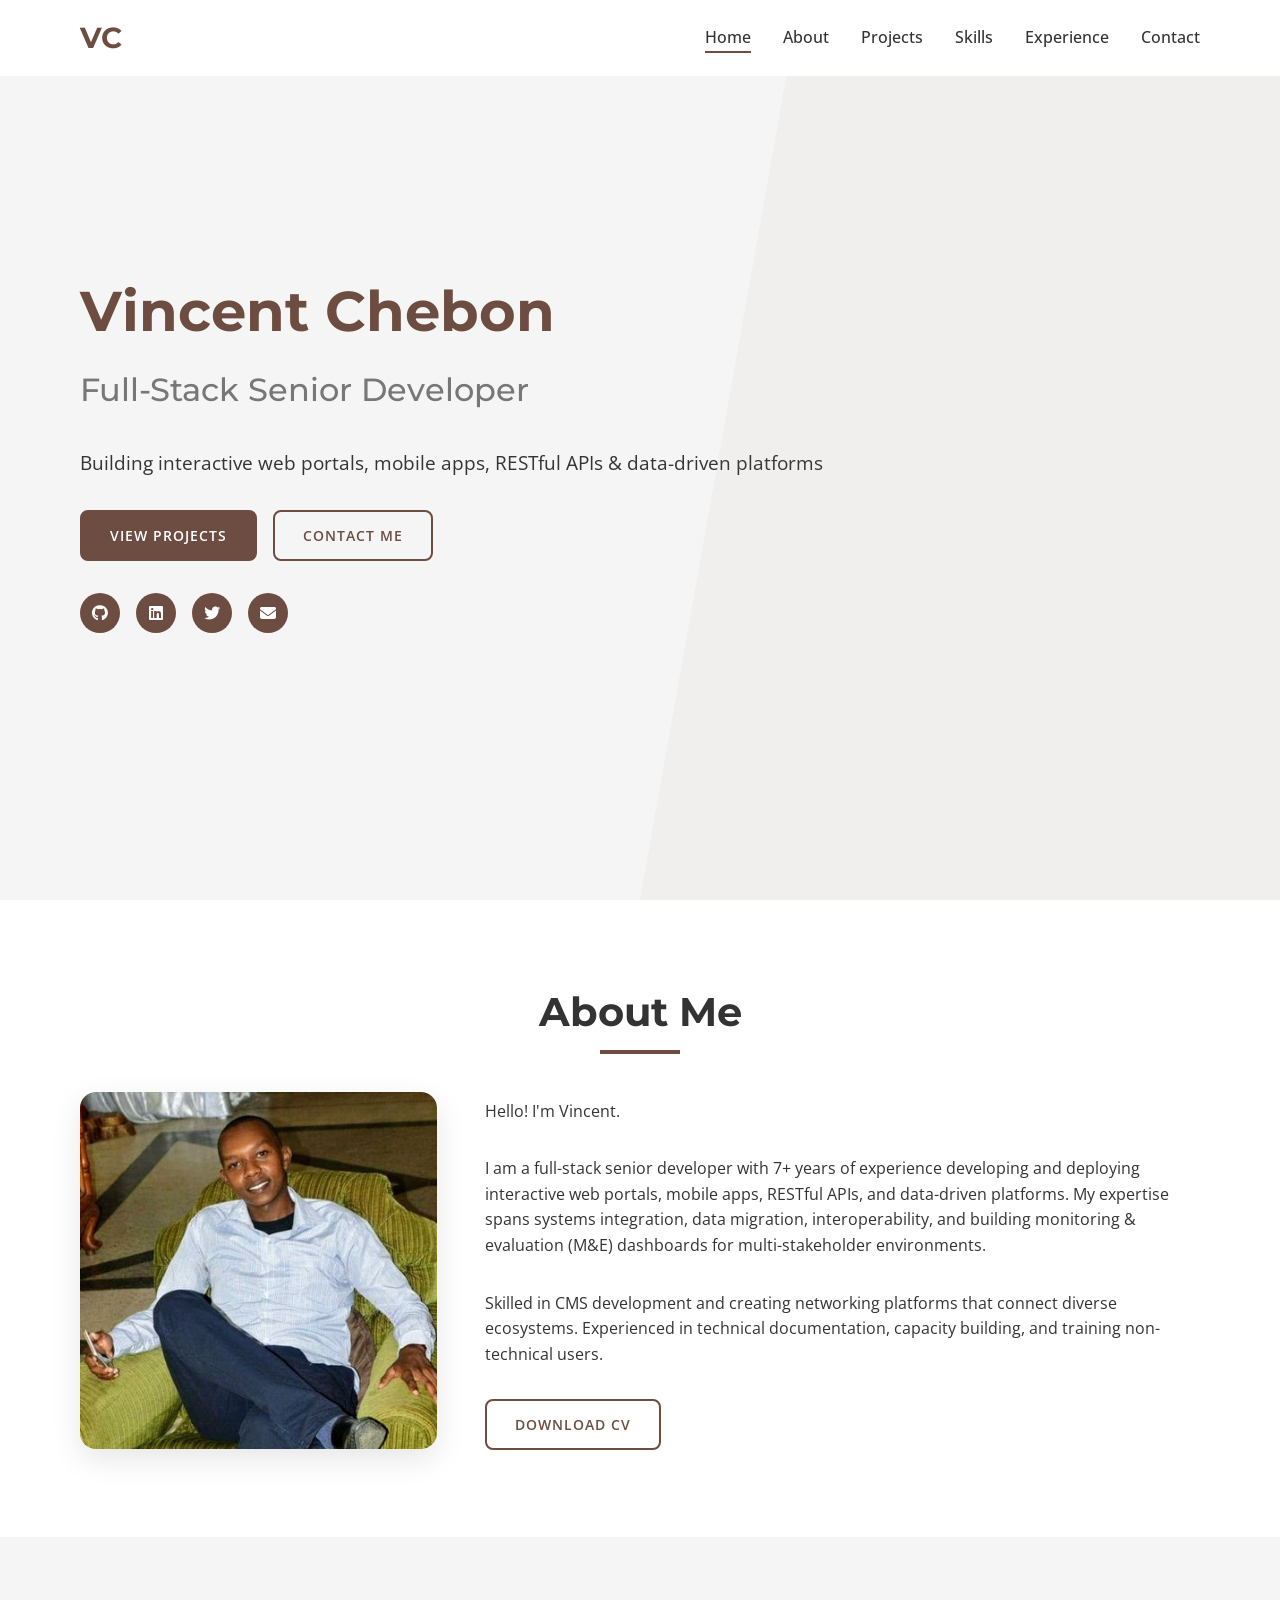
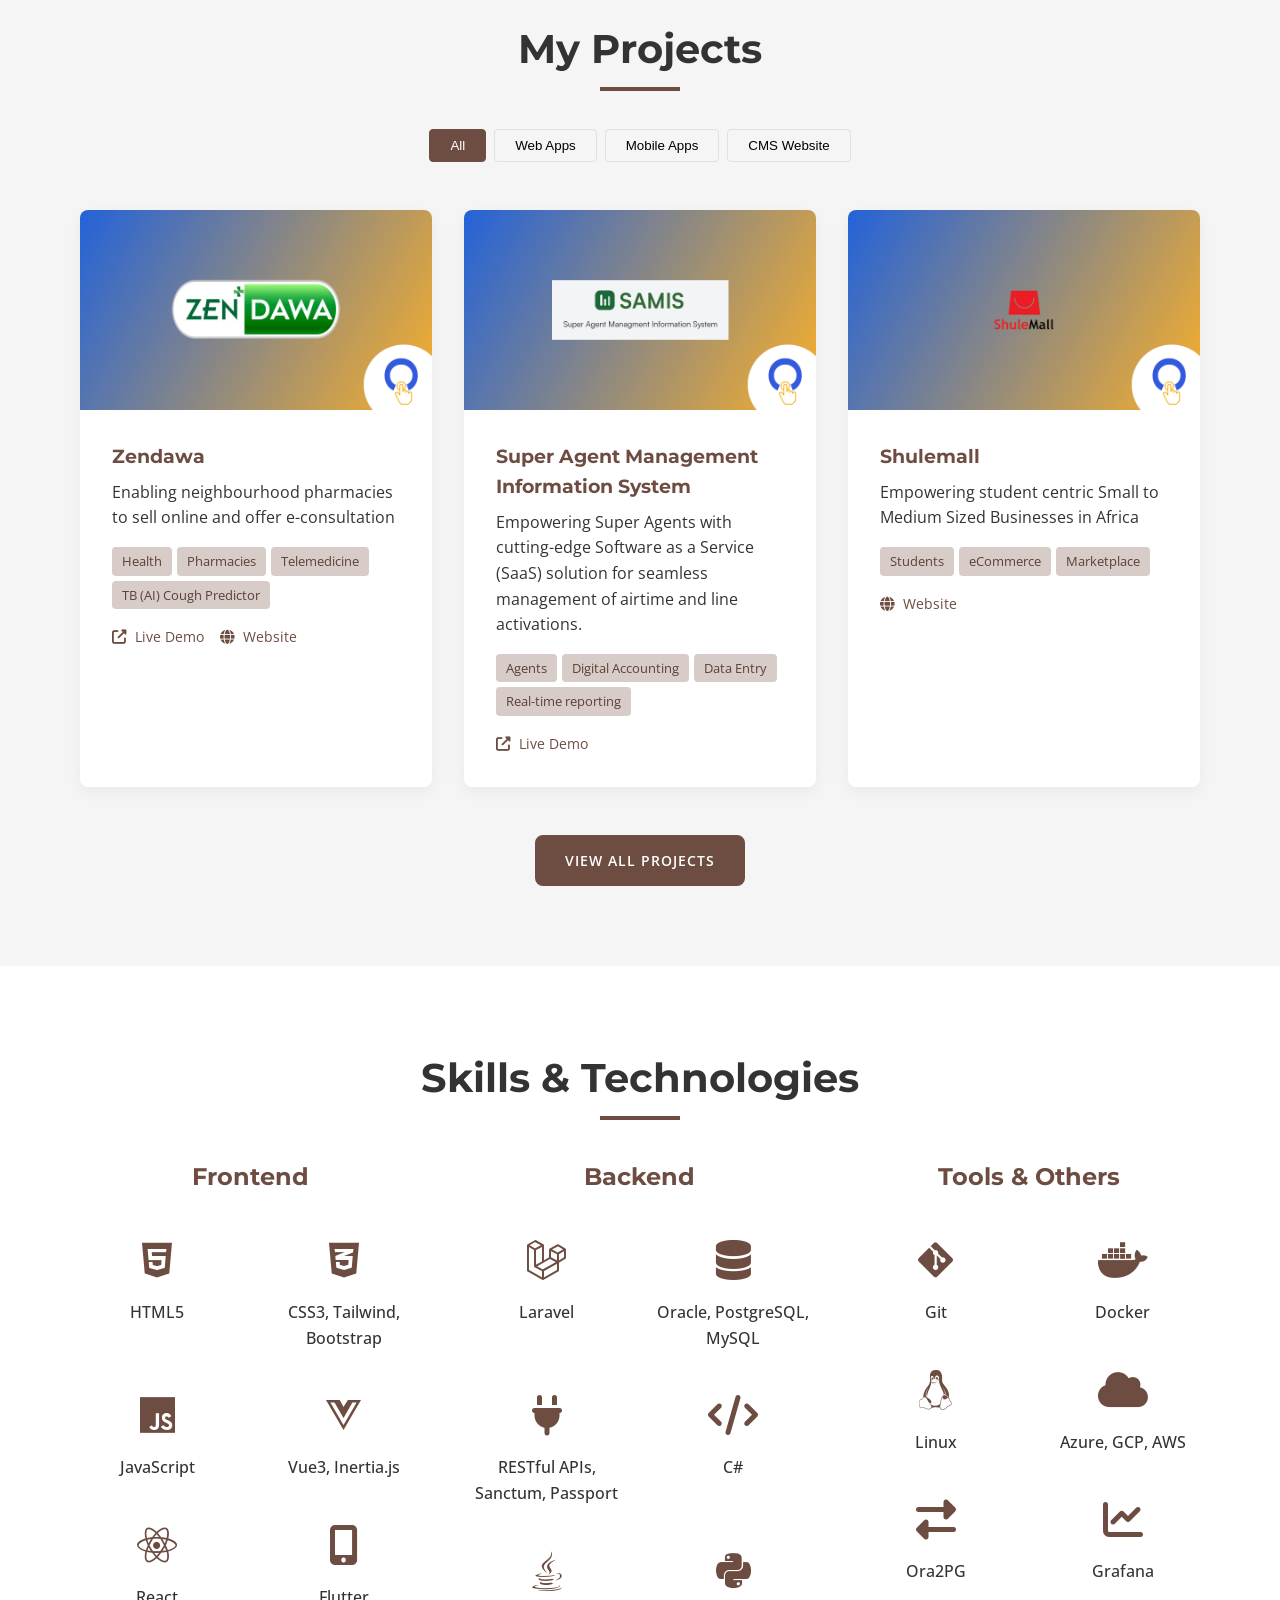
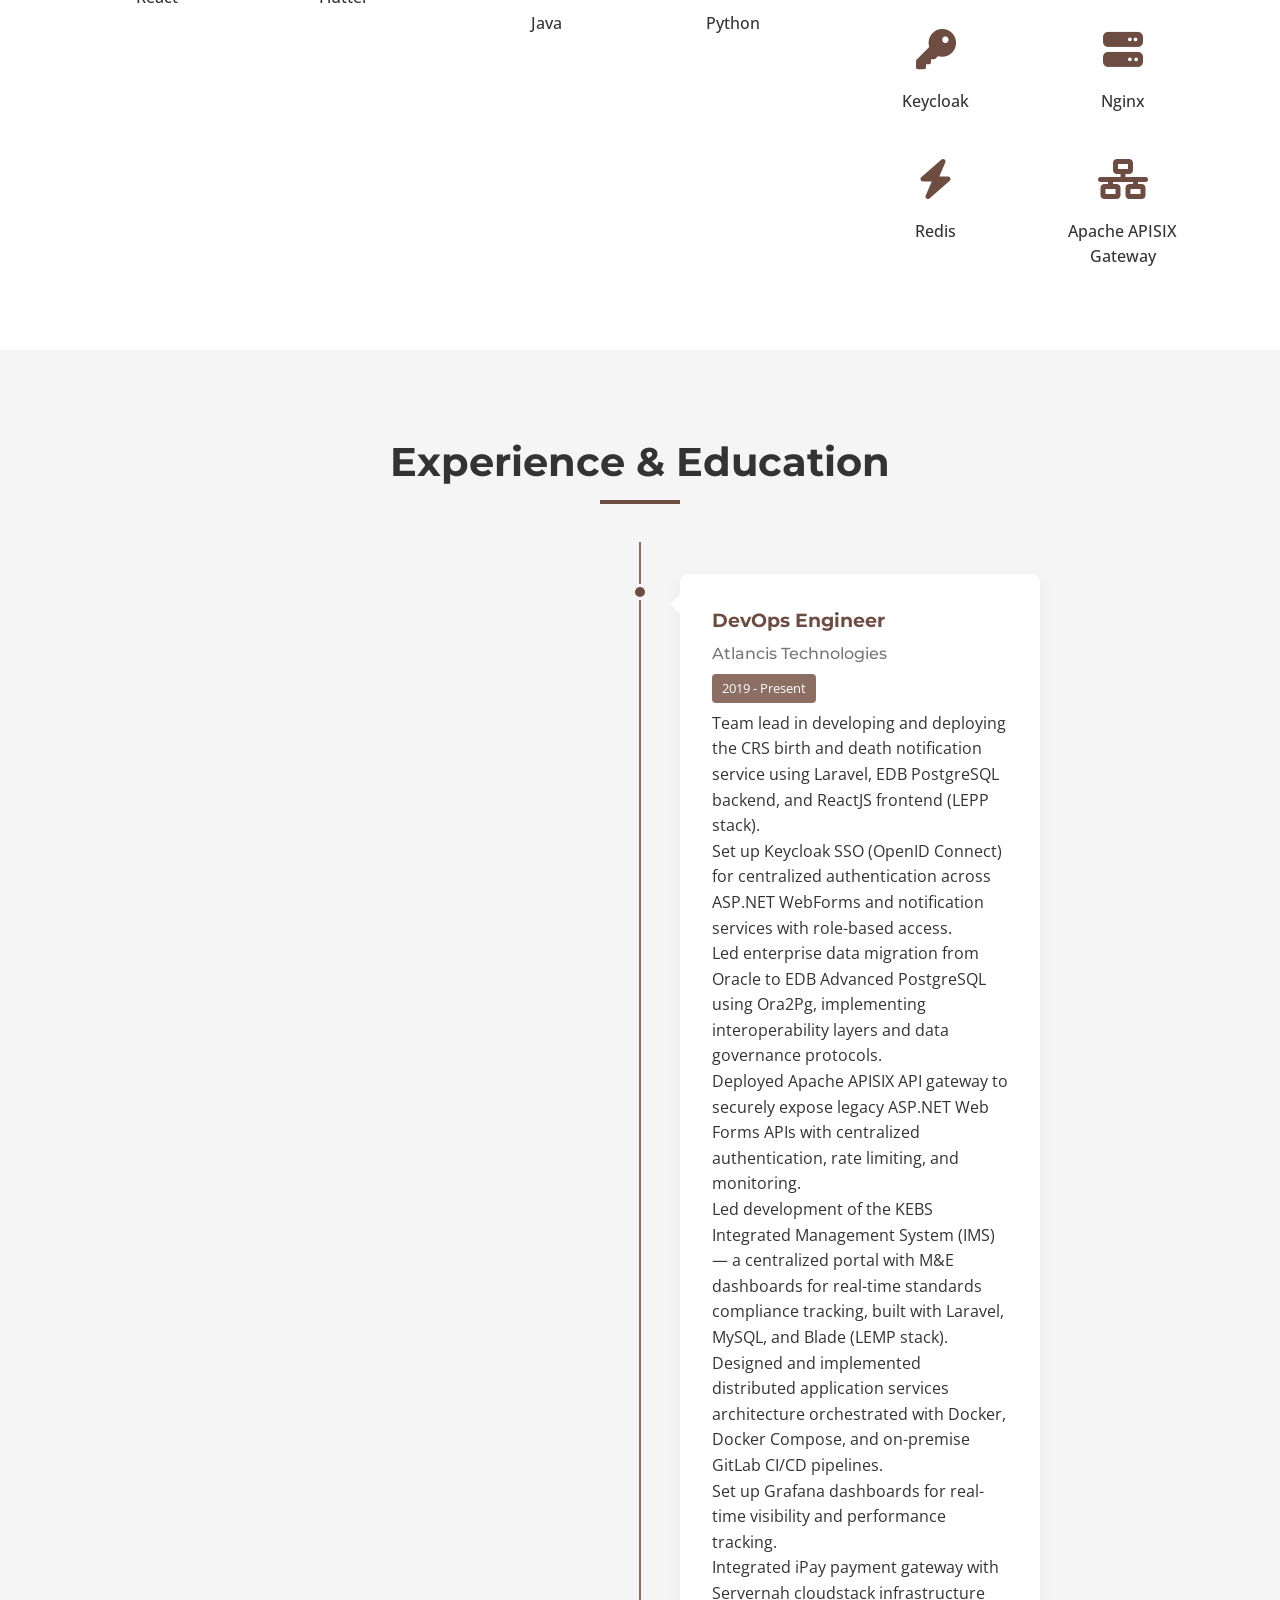
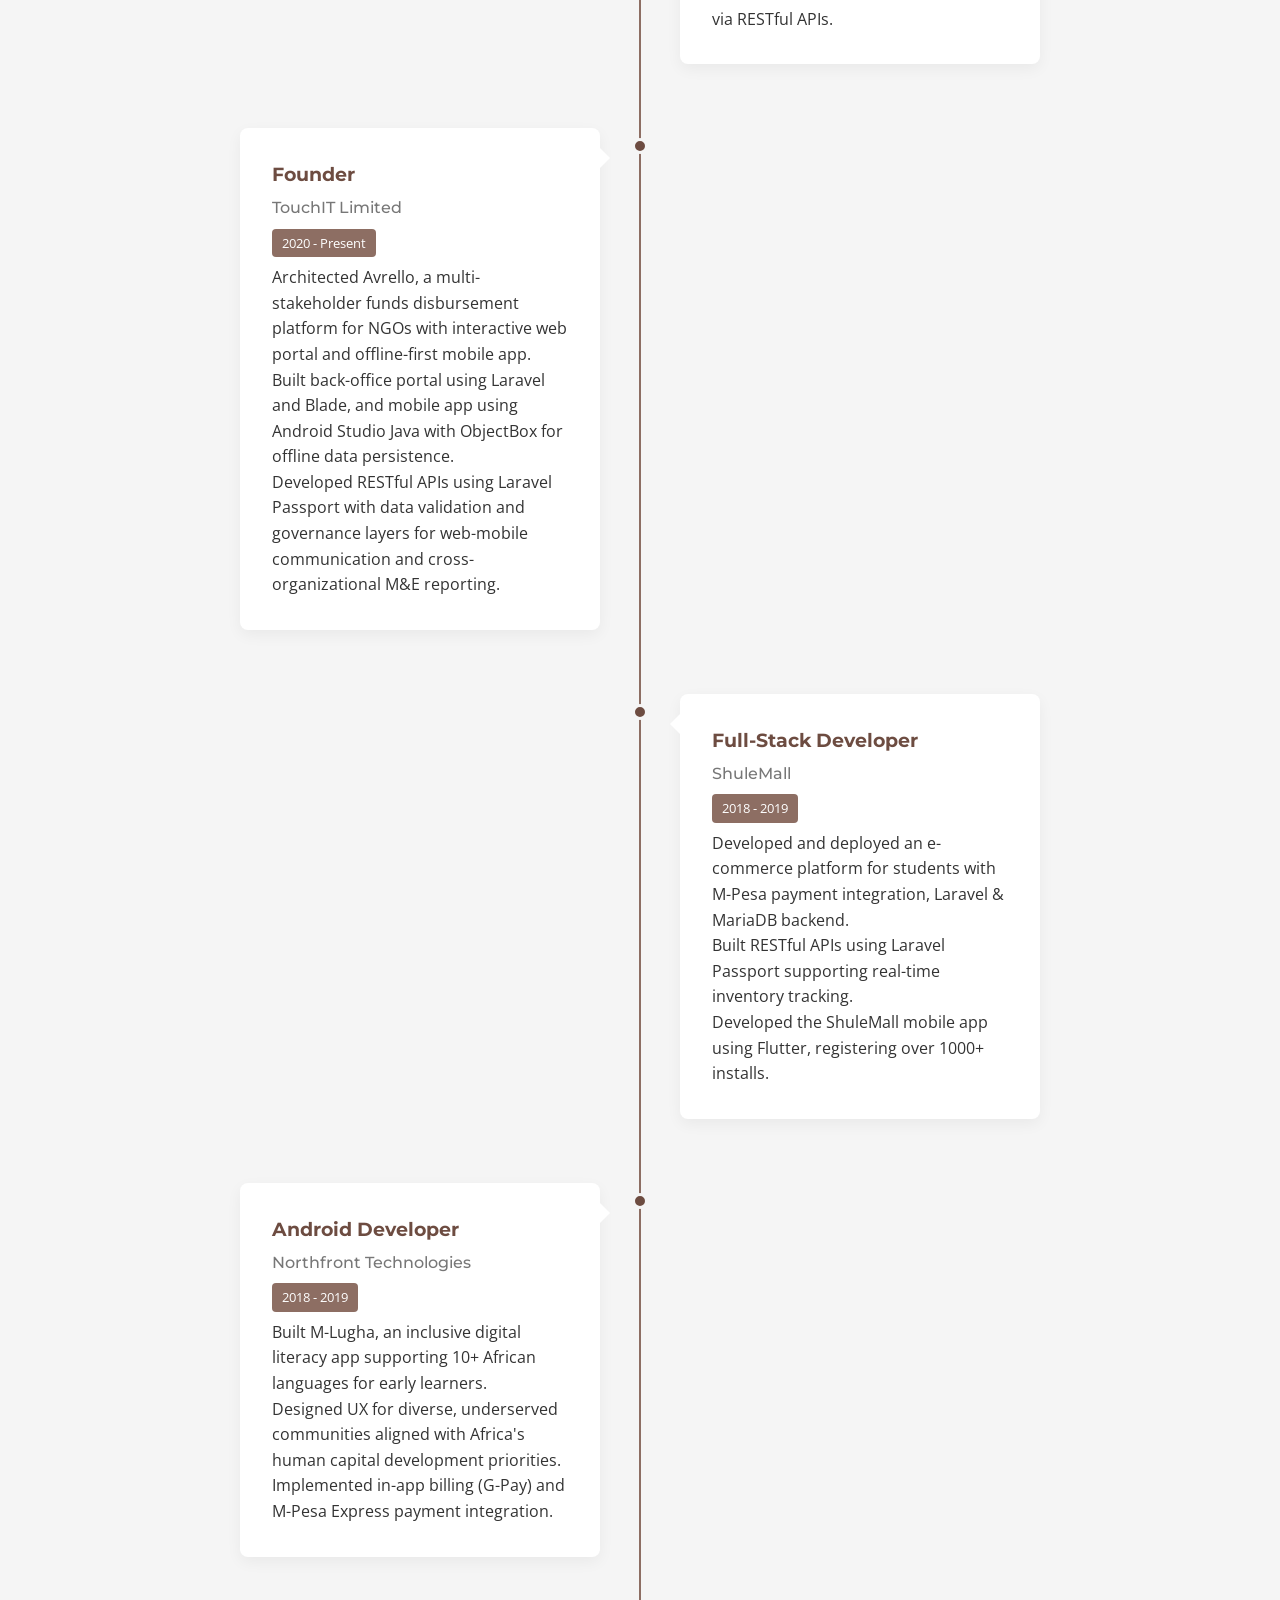
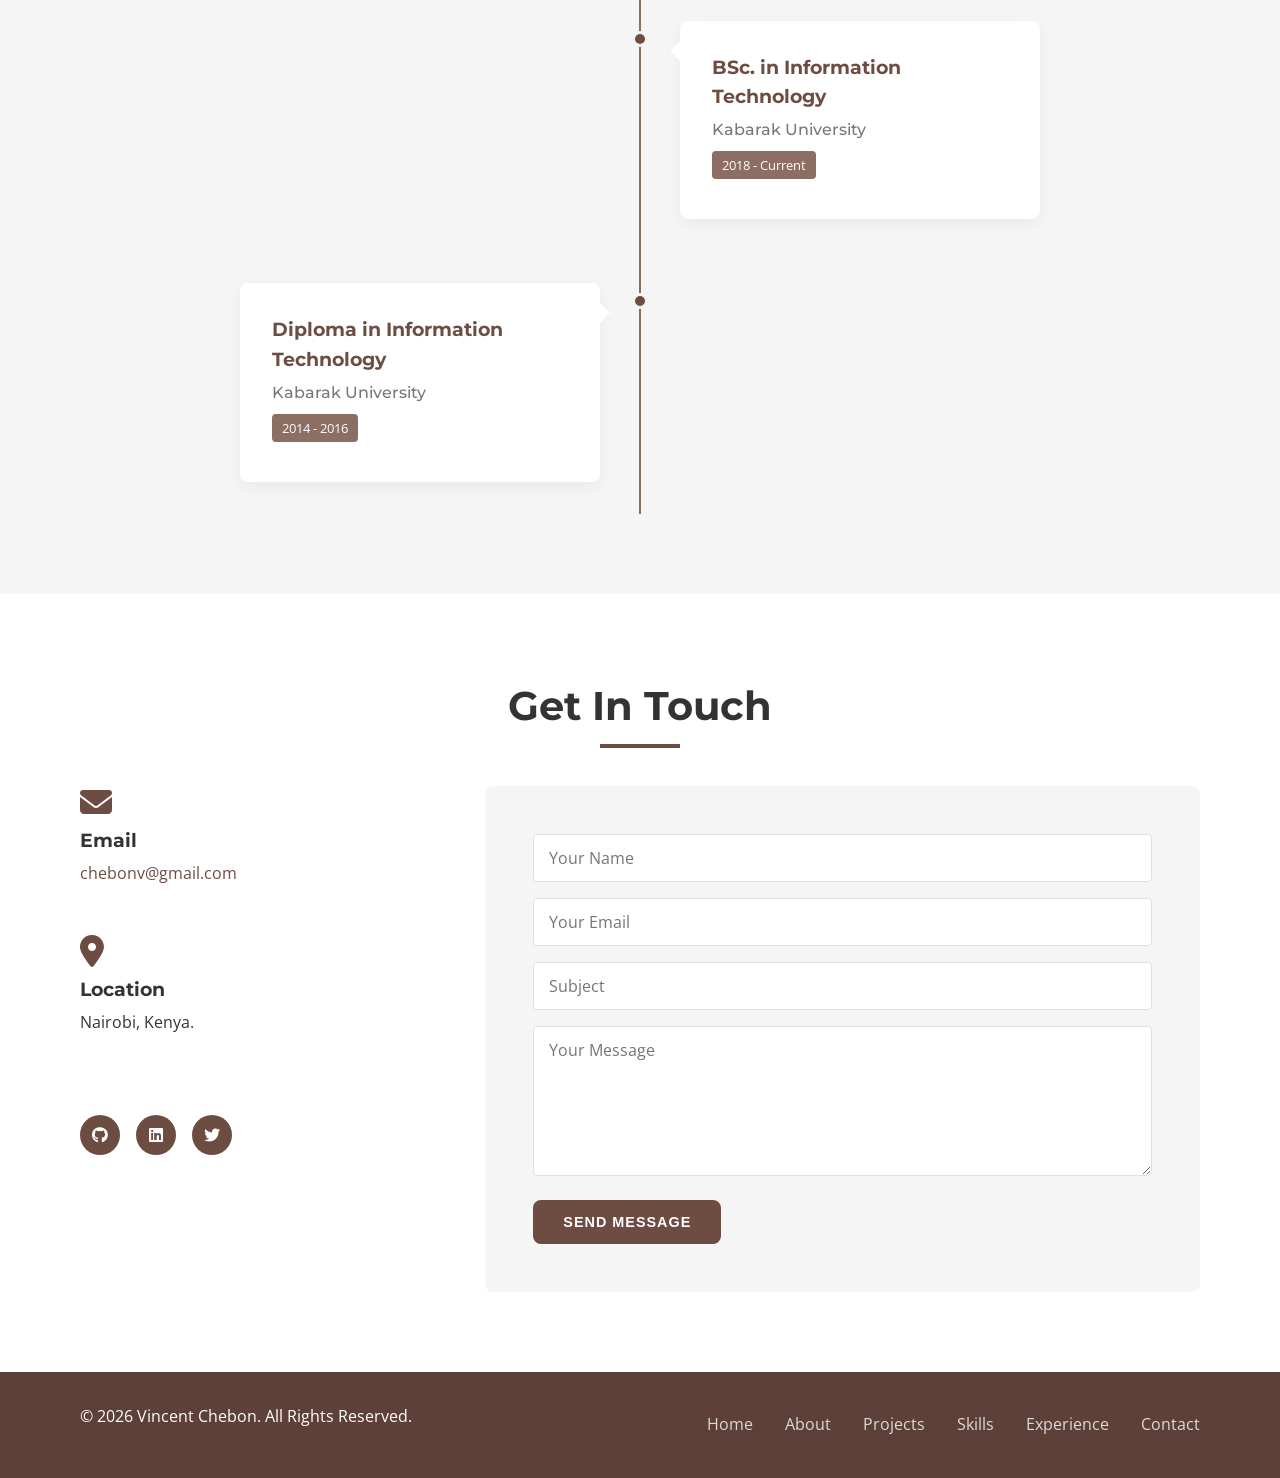
<file: index.html>
<!DOCTYPE html>
<html lang="en">
<head>
    <meta charset="UTF-8">
    <meta name="viewport" content="width=device-width, initial-scale=1.0">
    <title>Vincent Chebon | I am in the business of building software solutions for clients and enterprises.</title>
    <meta name="author" content="Vincent K Chebon">
    <meta name="description" content="Full-Stack Senior Developer | Interactive Web Portals, RESTful APIs & Data-Driven Platforms">
    <meta name="keywords" content="Web & Mobile App Developer, Expert Laravel Framework, Laravel PHP Developer, Maria DB Database, Flutter Developer, MySQL CLI database expert, Hire expert Laravel Developer, Hire expert mobile app developer, Cross platform developer with flutter, software developer, software engineer, cloud expert configurations, good in LEMP stack developer, good in LAMP stack developer, PHP, Flutter, Android, Firebase, MySQL, Maria DB,Cloud configurations, digital ocean">

    <!-- Favicons -->
    <link rel="apple-touch-icon" sizes="180x180" href="images/apple-touch-icon.png">
    <link rel="icon" type="image/png" sizes="32x32" href="images/favicon-32x32.png">
    <link rel="icon" type="image/png" sizes="16x16" href="images/favicon-16x16.png">
    <link rel="icon" type="image/x-icon" href="images/favicon.ico">
    <link rel="manifest" href="images/site.webmanifest">

    <!-- Font Awesome for icons -->
    <link rel="stylesheet" href="https://cdnjs.cloudflare.com/ajax/libs/font-awesome/6.4.0/css/all.min.css">
    <!-- Google Fonts -->
    <link rel="preconnect" href="https://fonts.googleapis.com">
    <link rel="preconnect" href="https://fonts.gstatic.com" crossorigin>
    <link href="https://fonts.googleapis.com/css2?family=Montserrat:wght@400;500;600;700&family=Open+Sans:wght@400;500&display=swap" rel="stylesheet">
    <!-- Custom CSS -->
    <link rel="stylesheet" href="css/style.css">
</head>
<body>
    <!-- Navigation -->
    <nav class="navbar">
        <div class="container">
            <a href="#" class="logo">VC</a>
            <div class="nav-toggle">
                <span></span>
                <span></span>
                <span></span>
            </div>
            <ul class="nav-menu">
                <li><a href="#home" class="nav-link active">Home</a></li>
                <li><a href="#about" class="nav-link">About</a></li>
                <li><a href="#projects" class="nav-link">Projects</a></li>
                <li><a href="#skills" class="nav-link">Skills</a></li>
                <li><a href="#experience" class="nav-link">Experience</a></li>
                <li><a href="#contact" class="nav-link">Contact</a></li>
            </ul>
        </div>
    </nav>

    <!-- Hero Section -->
    <section id="home" class="hero">
        <div class="container">
            <div class="hero-content">
                <h1>Vincent Chebon</h1>
                <h2>Full-Stack Senior Developer</h2>
                <p>Building interactive web portals, mobile apps, RESTful APIs & data-driven platforms</p>
                <div class="hero-buttons">
                    <a href="#projects" class="btn btn-primary">View Projects</a>
                    <a href="#contact" class="btn btn-secondary">Contact Me</a>
                </div>
                <div class="social-links">
                    <a href="https://github.com/chebonv" aria-label="GitHub"><i class="fab fa-github"></i></a>
                    <a href="https://www.linkedin.com/in/chebonv/" aria-label="LinkedIn"><i class="fab fa-linkedin"></i></a>
                    <a href="https://x.com/chebonv" aria-label="Twitter"><i class="fab fa-twitter"></i></a>
                    <a href="mailto:chebonv@gmail.com" aria-label="Email"><i class="fas fa-envelope"></i></a>
                </div>
            </div>
        </div>
    </section>

    <!-- About Section -->
    <section id="about" class="about">
        <div class="container">
            <h2 class="section-title">About Me</h2>
            <div class="about-content">
                <div class="about-image">
                    <img src="images/profile.jpg" alt="Vincent Chebon" class="profile-image">
                </div>
                <div class="about-text">
                    <p>Hello! I'm Vincent.</p>
                    <p>I am a full-stack senior developer with 7+ years of experience developing and deploying interactive web portals, mobile apps, RESTful APIs, and data-driven platforms. My expertise spans systems integration, data migration, interoperability, and building monitoring & evaluation (M&E) dashboards for multi-stakeholder environments.</p>
                    <p>Skilled in CMS development and creating networking platforms that connect diverse ecosystems. Experienced in technical documentation, capacity building, and training non-technical users.</p>
                    <a href="files/Vincent-K-Chebon-CV.pdf" class="btn btn-outline" download>Download CV</a>
                </div>
            </div>
        </div>
    </section>

    <!-- Projects Section -->
    <section id="projects" class="projects">
        <div class="container">
            <h2 class="section-title">My Projects</h2>
            <div class="filter-buttons">
                <button class="filter-btn active" data-filter="all">All</button>
                <button class="filter-btn" data-filter="web">Web Apps</button>
                <button class="filter-btn" data-filter="mobile">Mobile Apps</button>
                <button class="filter-btn" data-filter="website">CMS Website</button>
                <!--<button class="filter-btn" data-filter="design">UI/UX Design</button>-->
            </div>
            <div class="projects-grid">
                <!-- Project cards will be injected here by JS -->
            </div>
            <div class="center-button">
                <a href="projects.html" class="btn btn-primary">View All Projects</a>
            </div>
        </div>
    </section>

    <!-- Skills Section -->
    <section id="skills" class="skills">
        <div class="container">
            <h2 class="section-title">Skills & Technologies</h2>
            <div class="skills-container">
                <div class="skill-category">
                    <h3>Frontend</h3>
                    <div class="skill-items">
                        <div class="skill-item">
                            <div class="skill-icon"><i class="fab fa-html5"></i></div>
                            <div class="skill-name">HTML5</div>
                        </div>
                        <div class="skill-item">
                            <div class="skill-icon"><i class="fab fa-css3-alt"></i></div>
                            <div class="skill-name">CSS3, Tailwind, Bootstrap</div>
                        </div>
                        <div class="skill-item">
                            <div class="skill-icon"><i class="fab fa-js"></i></div>
                            <div class="skill-name">JavaScript</div>
                        </div>
                        <div class="skill-item">
                            <div class="skill-icon"><i class="fab fa-vuejs"></i></div>
                            <div class="skill-name">Vue3, Inertia.js</div>
                        </div>
                        <div class="skill-item">
                            <div class="skill-icon"><i class="fab fa-react"></i></div>
                            <div class="skill-name">React</div>
                        </div>
                        <div class="skill-item">
                            <div class="skill-icon"><i class="fas fa-mobile-alt"></i></div>
                            <div class="skill-name">Flutter</div>
                        </div>
                    </div>
                </div>
                
                <div class="skill-category">
                    <h3>Backend</h3>
                    <div class="skill-items">
                        <div class="skill-item">
                            <div class="skill-icon"><i class="fab fa-laravel"></i></div>
                            <div class="skill-name">Laravel</div>
                        </div>
                        <div class="skill-item">
                            <div class="skill-icon"><i class="fas fa-database"></i></div>
                            <div class="skill-name">Oracle, PostgreSQL, MySQL</div>
                        </div>
                        <div class="skill-item">
                            <div class="skill-icon"><i class="fas fa-plug"></i></div>
                            <div class="skill-name">RESTful APIs, Sanctum, Passport</div>
                        </div>
                        <div class="skill-item">
                            <div class="skill-icon"><i class="fas fa-code"></i></div>
                            <div class="skill-name">C#</div>
                        </div>
                        <div class="skill-item">
                            <div class="skill-icon"><i class="fab fa-java"></i></div>
                            <div class="skill-name">Java</div>
                        </div>
                        <div class="skill-item">
                            <div class="skill-icon"><i class="fab fa-python"></i></div>
                            <div class="skill-name">Python</div>
                        </div>
                    </div>
                </div>
                
                <div class="skill-category">
                    <h3>Tools & Others</h3>
                    <div class="skill-items">
                        <div class="skill-item">
                            <div class="skill-icon"><i class="fab fa-git-alt"></i></div>
                            <div class="skill-name">Git</div>
                        </div>
                        <div class="skill-item">
                            <div class="skill-icon"><i class="fab fa-docker"></i></div>
                            <div class="skill-name">Docker</div>
                        </div>
                        <div class="skill-item">
                            <div class="skill-icon"><i class="fab fa-linux"></i></div>
                            <div class="skill-name">Linux</div>
                        </div>
                        <div class="skill-item">
                            <div class="skill-icon"><i class="fas fa-cloud"></i></div>
                            <div class="skill-name">Azure, GCP, AWS</div>
                        </div>
                        <div class="skill-item">
                            <div class="skill-icon"><i class="fas fa-right-left"></i></div>
                            <div class="skill-name">Ora2PG</div>
                        </div>
                        <div class="skill-item">
                            <div class="skill-icon"><i class="fas fa-chart-line"></i></div>
                            <div class="skill-name">Grafana</div>
                        </div>
                        <div class="skill-item">
                            <div class="skill-icon"><i class="fas fa-key"></i></div>
                            <div class="skill-name">Keycloak</div>
                        </div>
                        <div class="skill-item">
                            <div class="skill-icon"><i class="fas fa-server"></i></div>
                            <div class="skill-name">Nginx</div>
                        </div>
                        <div class="skill-item">
                            <div class="skill-icon"><i class="fas fa-bolt"></i></div>
                            <div class="skill-name">Redis</div>
                        </div>
                        <div class="skill-item">
                            <div class="skill-icon"><i class="fas fa-network-wired"></i></div>
                            <div class="skill-name">Apache APISIX Gateway</div>
                        </div>
                    </div>
                </div>
            </div>
        </div>
    </section>

    <!-- Experience Section -->
    <section id="experience" class="experience">
        <div class="container">
            <h2 class="section-title">Experience & Education</h2>
            <div class="timeline">
                <!-- Work Experience -->
                <div class="timeline-item">
                    <div class="timeline-dot"></div>
                    <div class="timeline-content">
                        <h3>DevOps Engineer</h3>
                        <h4>Atlancis Technologies</h4>
                        <span class="timeline-date">2019 - Present</span>
                        <ul>
                            <li>Team lead in developing and deploying the CRS birth and death notification service using Laravel, EDB PostgreSQL backend, and ReactJS frontend (LEPP stack).</li>
                            <li>Set up Keycloak SSO (OpenID Connect) for centralized authentication across ASP.NET WebForms and notification services with role-based access.</li>
                            <li>Led enterprise data migration from Oracle to EDB Advanced PostgreSQL using Ora2Pg, implementing interoperability layers and data governance protocols.</li>
                            <li>Deployed Apache APISIX API gateway to securely expose legacy ASP.NET Web Forms APIs with centralized authentication, rate limiting, and monitoring.</li>
                            <li>Led development of the KEBS Integrated Management System (IMS) &mdash; a centralized portal with M&E dashboards for real-time standards compliance tracking, built with Laravel, MySQL, and Blade (LEMP stack).</li>
                            <li>Designed and implemented distributed application services architecture orchestrated with Docker, Docker Compose, and on-premise GitLab CI/CD pipelines.</li>
                            <li>Set up Grafana dashboards for real-time visibility and performance tracking.</li>
                            <li>Integrated iPay payment gateway with Servernah cloudstack infrastructure via RESTful APIs.</li>
                        </ul>
                    </div>
                </div>
                <div class="timeline-item">
                    <div class="timeline-dot"></div>
                    <div class="timeline-content">
                        <h3>Founder</h3>
                        <h4>TouchIT Limited</h4>
                        <span class="timeline-date">2020 - Present</span>
                        <ul>
                            <li>Architected Avrello, a multi-stakeholder funds disbursement platform for NGOs with interactive web portal and offline-first mobile app.</li>
                            <li>Built back-office portal using Laravel and Blade, and mobile app using Android Studio Java with ObjectBox for offline data persistence.</li>
                            <li>Developed RESTful APIs using Laravel Passport with data validation and governance layers for web-mobile communication and cross-organizational M&E reporting.</li>
                        </ul>
                    </div>
                </div>
                <div class="timeline-item">
                    <div class="timeline-dot"></div>
                    <div class="timeline-content">
                        <h3>Full-Stack Developer</h3>
                        <h4>ShuleMall</h4>
                        <span class="timeline-date">2018 - 2019</span>
                        <ul>
                            <li>Developed and deployed an e-commerce platform for students with M-Pesa payment integration, Laravel & MariaDB backend.</li>
                            <li>Built RESTful APIs using Laravel Passport supporting real-time inventory tracking.</li>
                            <li>Developed the ShuleMall mobile app using Flutter, registering over 1000+ installs.</li>
                        </ul>
                    </div>
                </div>
                <div class="timeline-item">
                    <div class="timeline-dot"></div>
                    <div class="timeline-content">
                        <h3>Android Developer</h3>
                        <h4>Northfront Technologies</h4>
                        <span class="timeline-date">2018 - 2019</span>
                        <ul>
                            <li>Built M-Lugha, an inclusive digital literacy app supporting 10+ African languages for early learners.</li>
                            <li>Designed UX for diverse, underserved communities aligned with Africa's human capital development priorities.</li>
                            <li>Implemented in-app billing (G-Pay) and M-Pesa Express payment integration.</li>
                        </ul>
                    </div>
                </div>
                <!-- Education -->
                <div class="timeline-item">
                    <div class="timeline-dot"></div>
                    <div class="timeline-content">
                        <h3>BSc. in Information Technology</h3>
                        <h4>Kabarak University</h4>
                        <span class="timeline-date">2018 - Current</span>
                    </div>
                </div>
                <div class="timeline-item">
                    <div class="timeline-dot"></div>
                    <div class="timeline-content">
                        <h3>Diploma in Information Technology</h3>
                        <h4>Kabarak University</h4>
                        <span class="timeline-date">2014 - 2016</span>
                    </div>
                </div>
            </div>
        </div>
    </section>

    <!-- Contact Section -->
    <section id="contact" class="contact">
        <div class="container">
            <h2 class="section-title">Get In Touch</h2>
            <div class="contact-content">
                <div class="contact-info">
                    <div class="contact-item">
                        <i class="fas fa-envelope"></i>
                        <h3>Email</h3>
                        <p><a href="mailto:chebonv@gmail.com">chebonv@gmail.com</a></p>
                    </div>
                    <div class="contact-item">
                        <i class="fas fa-map-marker-alt"></i>
                        <h3>Location</h3>
                        <p>Nairobi, Kenya.</p>
                    </div>
                    <div class="social-links">
                        <a href="https://github.com/chebonv" aria-label="GitHub"><i class="fab fa-github"></i></a>
                        <a href="https://www.linkedin.com/in/chebonv/" aria-label="LinkedIn"><i class="fab fa-linkedin"></i></a>
                        <a href="https://x.com/chebonv" aria-label="Twitter"><i class="fab fa-twitter"></i></a>
                    </div>
                </div>
                <div class="contact-form">
                    <form id="contactForm">
                        <div class="form-group">
                            <input type="text" id="name" name="name" placeholder="Your Name" required>
                        </div>
                        <div class="form-group">
                            <input type="email" id="email" name="email" placeholder="Your Email" required>
                        </div>
                        <div class="form-group">
                            <input type="text" id="subject" name="subject" placeholder="Subject">
                        </div>
                        <div class="form-group">
                            <textarea id="message" name="message" placeholder="Your Message" required></textarea>
                        </div>
                        <button type="submit" class="btn btn-primary">Send Message</button>
                    </form>
                </div>
            </div>
        </div>
    </section>

    <!-- Footer -->
    <footer class="footer">
        <div class="container">
            <div class="footer-content">
                <p>&copy; <script>document.write(new Date().getFullYear())</script> Vincent Chebon. All Rights Reserved.</p>
                <div class="footer-links">
                    <a href="#home">Home</a>
                    <a href="#about">About</a>
                    <a href="#projects">Projects</a>
                    <a href="#skill">Skills</a>
                    <a href="#experience">Experience</a>
                    <a href="#contact">Contact</a>
                </div>
            </div>
        </div>
    </footer>

    <!-- JavaScript -->
    <script src="js/main.js"></script>
</body>
</html>
</file>
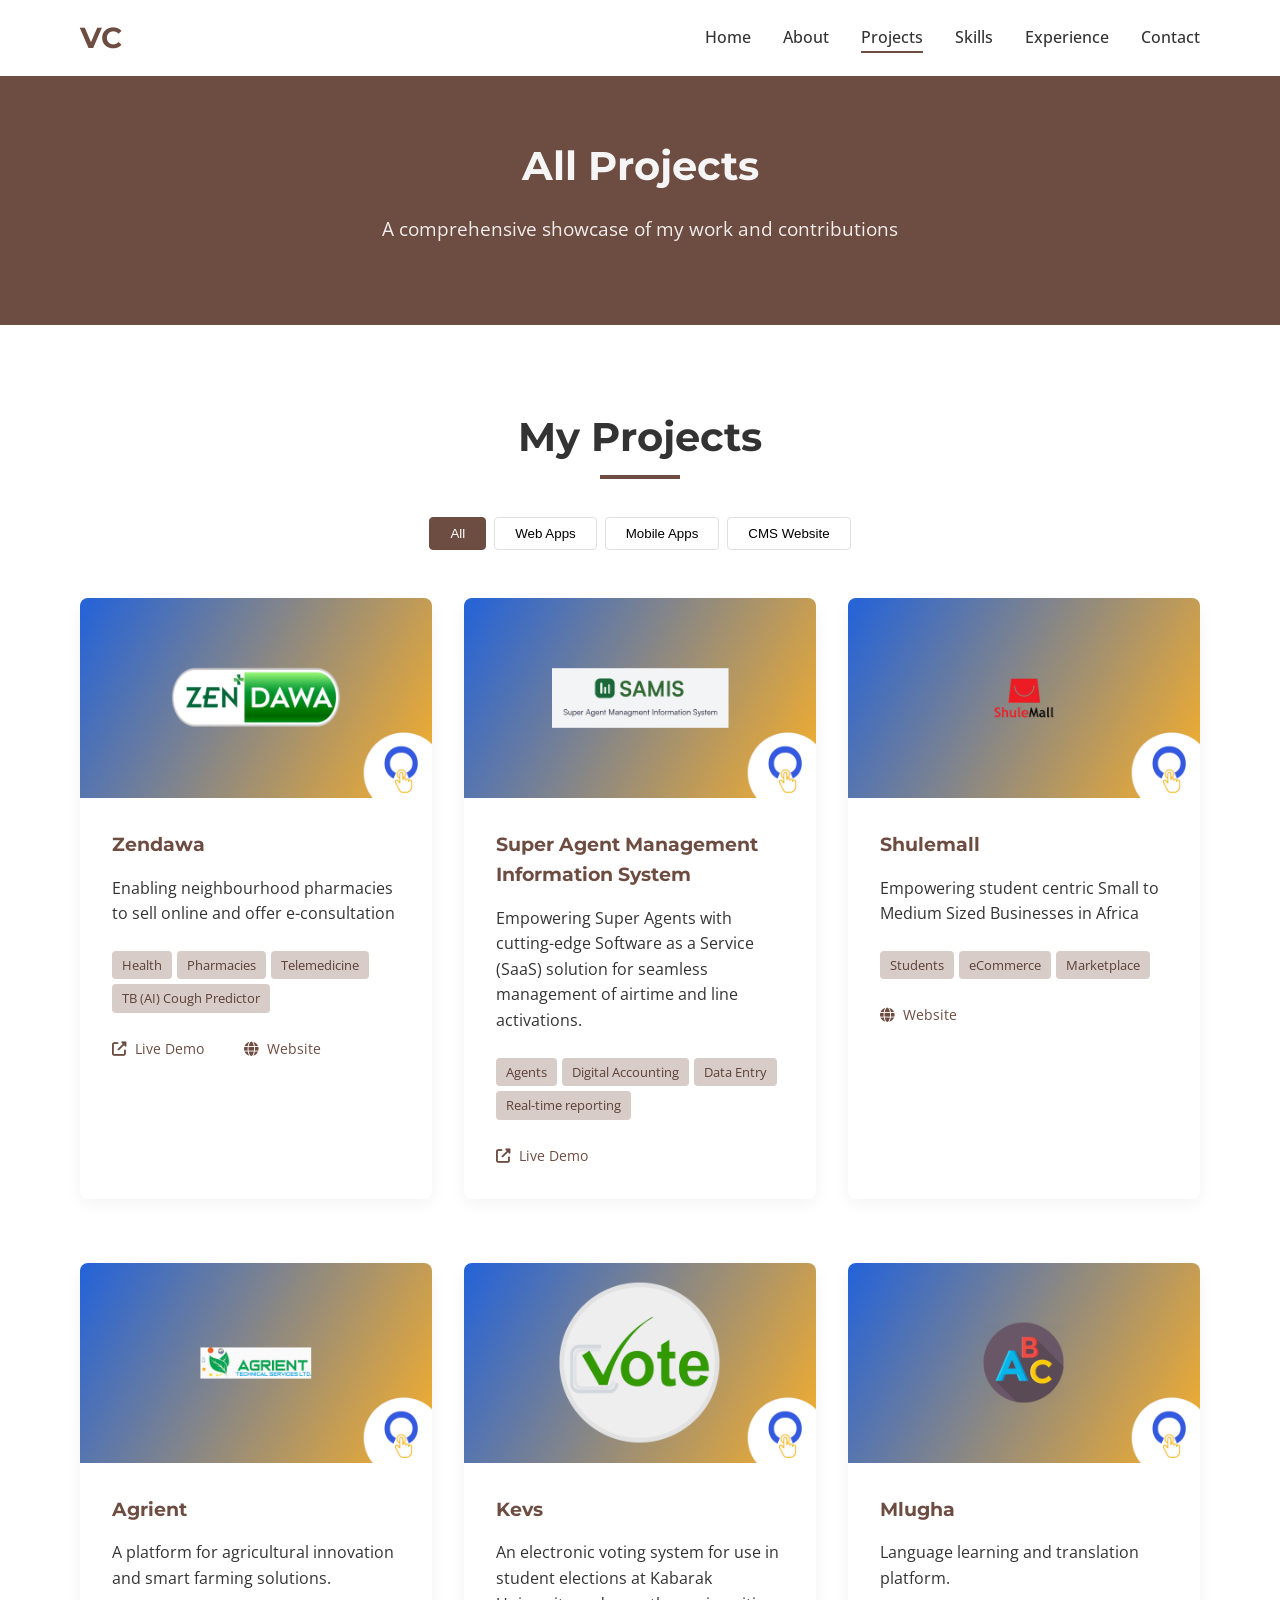
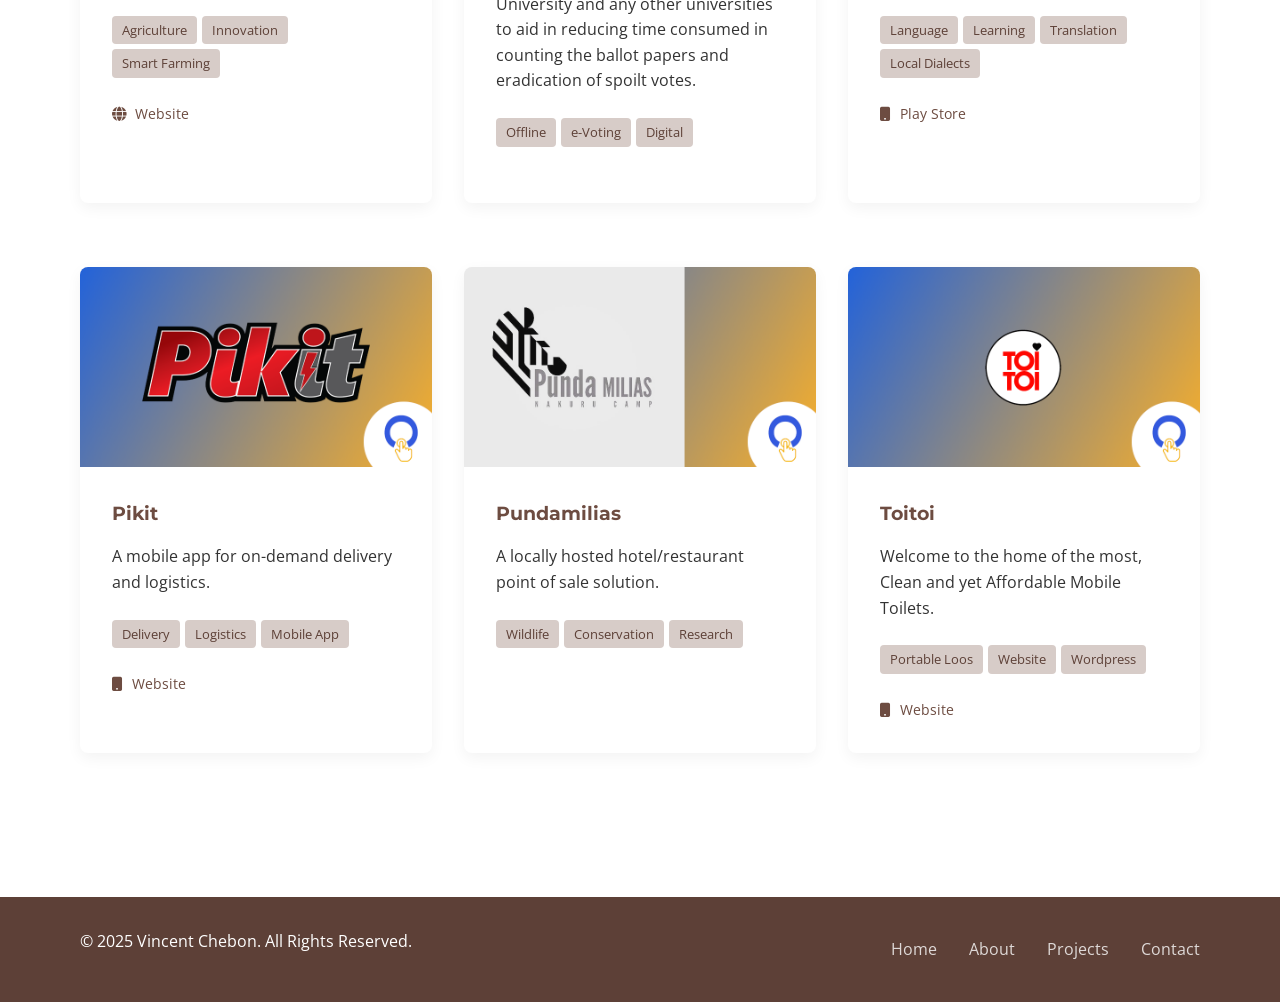
<file: projects.html>
<!DOCTYPE html>
<html lang="en">
<head>
    <meta charset="UTF-8">
    <meta name="viewport" content="width=device-width, initial-scale=1.0">
    <title>Projects | Vincent Chebon</title>
    <meta name="author" content="Vincent K Chebon">
    <meta name="description" content="Full-stack developer Developer">
    <meta name="keywords" content="Full-stack developer Developer, Expert Laravel Framework, Laravel PHP Developer, Maria DB Database, Flutter Developer, MySQL CLI database expert, Hire expert Laravel Developer, Hire expert mobile app developer, Cross platform developer with flutter, software developer, software engineer, cloud expert configurations, good in LEMP stack developer, good in LAMP stack developer, PHP, Flutter, Android, Firebase, MySQL, Maria DB, PostgreSQL, AI Developer, Python, Cloud configurations, digital ocean">

    <!-- Favicons -->
    <link rel="apple-touch-icon" sizes="180x180" href="images/apple-touch-icon.png">
    <link rel="icon" type="image/png" sizes="32x32" href="images/favicon-32x32.png">
    <link rel="icon" type="image/png" sizes="16x16" href="images/favicon-16x16.png">
    <link rel="icon" type="image/x-icon" href="images/favicon.ico">
    <link rel="manifest" href="images/site.webmanifest">

    <!-- Font Awesome for icons -->
    <link rel="stylesheet" href="https://cdnjs.cloudflare.com/ajax/libs/font-awesome/6.4.0/css/all.min.css">
    <!-- Google Fonts -->
    <link rel="preconnect" href="https://fonts.googleapis.com">
    <link rel="preconnect" href="https://fonts.gstatic.com" crossorigin>
    <link href="https://fonts.googleapis.com/css2?family=Montserrat:wght@400;500;600;700&family=Open+Sans:wght@400;500&display=swap" rel="stylesheet">
    <!-- Custom CSS -->
    <link rel="stylesheet" href="css/style.css">
</head>
<body>
    <!-- Navigation -->
    <nav class="navbar">
        <div class="container">
            <a href="index.html" class="logo">VC</a>
            <div class="nav-toggle">
                <span></span>
                <span></span>
                <span></span>
            </div>
            <ul class="nav-menu">
                <li><a href="index.html#home" class="nav-link">Home</a></li>
                <li><a href="index.html#about" class="nav-link">About</a></li>
                <li><a href="index.html#projects" class="nav-link active">Projects</a></li>
                <li><a href="index.html#skills" class="nav-link">Skills</a></li>
                <li><a href="index.html#experience" class="nav-link">Experience</a></li>
                <li><a href="index.html#contact" class="nav-link">Contact</a></li>
            </ul>
        </div>
    </nav>

    <!-- Projects Header -->
    <section class="page-header">
        <div class="container">
            <h1>All Projects</h1>
            <p>A comprehensive showcase of my work and contributions</p>
        </div>
    </section>

    <!-- Projects Section -->
    <section class="projects-extended">
        <div class="container">
            <h2 class="section-title">My Projects</h2>
            <div class="filter-buttons">
                <button class="filter-btn active" data-filter="all">All</button>
                <button class="filter-btn" data-filter="web">Web Apps</button>
                <button class="filter-btn" data-filter="mobile">Mobile Apps</button>
                <button class="filter-btn" data-filter="website">CMS Website</button>
                <!--<button class="filter-btn" data-filter="design">UI/UX Design</button>-->
            </div>
            <div class="projects-grid">
                <!-- Project cards will be injected here by JS -->
            </div>
        </div>
    </section>

    <!-- Footer -->
    <footer class="footer">
        <div class="container">
            <div class="footer-content">
                <p>&copy; 2025 Vincent Chebon. All Rights Reserved.</p>
                <div class="footer-links">
                    <a href="index.html#home">Home</a>
                    <a href="index.html#about">About</a>
                    <a href="index.html#projects">Projects</a>
                    <a href="index.html#contact">Contact</a>
                </div>
            </div>
        </div>
    </footer>

    <!-- JavaScript -->
    <script src="js/main.js"></script>
</body>
</html>
</file>
<file: css/style.css>
/* ===== VARIABLES ===== */
:root {
    /* Brown Theme Colors */
    --primary-color: #6D4C41;       /* Main brown */
    --primary-dark: #5D4037;        /* Darker brown for hover states */
    --primary-light: #8D6E63;       /* Lighter brown for accents */
    --secondary-color: #D7CCC8;     /* Light brown/beige */
    --accent-color: #FF9800;        /* Orange accent */
    
    /* Neutral Colors */
    --bg-color: #FFFFFF;
    --bg-alt: #F5F5F5;
    --text-color: #333333;
    --text-light: #777777;
    --border-color: #E0E0E0;
    
    /* Typography */
    --heading-font: 'Montserrat', sans-serif;
    --body-font: 'Open Sans', sans-serif;
    
    /* Spacing */
    --spacing-xs: 0.5rem;
    --spacing-sm: 1rem;
    --spacing-md: 2rem;
    --spacing-lg: 3rem;
    --spacing-xl: 5rem;
    
    /* Container */
    --container-width: 1200px;
    
    /* Border Radius */
    --border-radius-sm: 4px;
    --border-radius-md: 8px;
    --border-radius-lg: 16px;
    
    /* Transitions */
    --transition: all 0.3s ease;
}

/* ===== RESET & BASE STYLES ===== */
* {
    margin: 0;
    padding: 0;
    box-sizing: border-box;
}

html {
    scroll-behavior: smooth;
}

body {
    font-family: var(--body-font);
    color: var(--text-color);
    line-height: 1.6;
    background-color: var(--bg-color);
}

h1, h2, h3, h4, h5, h6 {
    font-family: var(--heading-font);
    font-weight: 700;
    margin-bottom: var(--spacing-sm);
    color: var(--text-color);
}

p {
    margin-bottom: var(--spacing-sm);
}

a {
    text-decoration: none;
    color: var(--primary-color);
    transition: var(--transition);
}

a:hover {
    color: var(--primary-dark);
}

ul {
    list-style: none;
}

img {
    max-width: 100%;
    height: auto;
}

.container {
    width: 90%;
    max-width: var(--container-width);
    margin: 0 auto;
    padding: 0 var(--spacing-sm);
}

section {
    padding: var(--spacing-xl) 0;
}

.section-title {
    text-align: center;
    margin-bottom: var(--spacing-lg);
    position: relative;
    font-size: 2.5rem;
}

.section-title::after {
    content: '';
    position: absolute;
    bottom: -10px;
    left: 50%;
    transform: translateX(-50%);
    width: 80px;
    height: 4px;
    background: var(--primary-color);
}

/* ===== BUTTONS ===== */
.btn {
    display: inline-block;
    padding: 12px 28px;
    border-radius: var(--border-radius-md);
    text-transform: uppercase;
    font-weight: 600;
    letter-spacing: 1px;
    transition: var(--transition);
    cursor: pointer;
    font-size: 0.9rem;
}

.btn-primary {
    background-color: var(--primary-color);
    color: white;
    border: 2px solid var(--primary-color);
}

.btn-primary:hover {
    background-color: var(--primary-dark);
    color: white;
    border-color: var(--primary-dark);
}

.btn-secondary {
    background-color: transparent;
    color: var(--primary-color);
    border: 2px solid var(--primary-color);
}

.btn-secondary:hover {
    background-color: var(--primary-color);
    color: white;
}

.btn-outline {
    background-color: transparent;
    color: var(--primary-color);
    border: 2px solid var(--primary-color);
}

.btn-outline:hover {
    background-color: var(--primary-color);
    color: white;
}

/* ===== NAVIGATION ===== */
.navbar {
    position: fixed;
    top: 0;
    left: 0;
    width: 100%;
    z-index: 1000;
    background-color: var(--bg-color);
    box-shadow: 0 2px 10px rgba(0, 0, 0, 0.1);
    padding: 15px 0;
    transition: var(--transition);
}

.navbar .container {
    display: flex;
    justify-content: space-between;
    align-items: center;
}

.logo {
    font-family: var(--heading-font);
    font-size: 1.8rem;
    font-weight: 700;
    color: var(--primary-color);
}

.nav-menu {
    display: flex;
}

.nav-link {
    margin-left: var(--spacing-md);
    color: var(--text-color);
    font-weight: 500;
    position: relative;
}

.nav-link::after {
    content: '';
    position: absolute;
    bottom: -5px;
    left: 0;
    width: 0;
    height: 2px;
    background-color: var(--primary-color);
    transition: var(--transition);
}

.nav-link:hover::after,
.nav-link.active::after {
    width: 100%;
}

.nav-toggle {
    display: none;
    flex-direction: column;
    cursor: pointer;
}

.nav-toggle span {
    display: block;
    width: 25px;
    height: 3px;
    background-color: var(--text-color);
    margin: 3px 0;
    transition: var(--transition);
}

/* ===== HERO SECTION ===== */
.hero {
    height: 100vh;
    background-color: var(--bg-alt);
    display: flex;
    align-items: center;
    position: relative;
    overflow: hidden;
}

.hero::before {
    content: '';
    position: absolute;
    top: 0;
    right: 0;
    width: 50%;
    height: 100%;
    background-color: var(--primary-light);
    opacity: 0.05;
    clip-path: polygon(25% 0%, 100% 0%, 100% 100%, 0% 100%);
}

.hero-content {
    max-width: 800px;
}

.hero h1 {
    font-size: 3.5rem;
    margin-bottom: var(--spacing-xs);
    color: var(--primary-color);
}

.hero h2 {
    font-size: 2rem;
    margin-bottom: var(--spacing-md);
    color: var(--text-light);
    font-weight: 500;
}

.hero p {
    font-size: 1.2rem;
    margin-bottom: var(--spacing-md);
}

.hero-buttons {
    display: flex;
    gap: var(--spacing-sm);
    margin-bottom: var(--spacing-md);
}

.social-links {
    display: flex;
    gap: var(--spacing-sm);
}

.social-links a {
    display: flex;
    align-items: center;
    justify-content: center;
    width: 40px;
    height: 40px;
    border-radius: 50%;
    background-color: var(--primary-color);
    color: white;
    transition: var(--transition);
}

.social-links a:hover {
    background-color: var(--primary-dark);
    transform: translateY(-3px);
}

/* ===== ABOUT SECTION ===== */
.about {
    background-color: var(--bg-color);
}

.about-content {
    display: grid;
    grid-template-columns: 1fr 2fr;
    gap: var(--spacing-lg);
    align-items: center;
}

.profile-image {
    border-radius: var(--border-radius-lg);
    box-shadow: 0 10px 30px rgba(0, 0, 0, 0.1);
}

.about-text p {
    margin-bottom: var(--spacing-md);
}

/* ===== PROJECTS SECTION ===== */
.projects {
    background-color: var(--bg-alt);
}

.filter-buttons {
    display: flex;
    justify-content: center;
    flex-wrap: wrap;
    margin-bottom: var(--spacing-lg);
    gap: var(--spacing-xs);
}

.filter-btn {
    padding: 8px 20px;
    background-color: transparent;
    border: 1px solid var(--border-color);
    border-radius: var(--border-radius-sm);
    cursor: pointer;
    transition: var(--transition);
    font-weight: 500;
}

.filter-btn.active,
.filter-btn:hover {
    background-color: var(--primary-color);
    color: white;
    border-color: var(--primary-color);
}

.projects-grid {
    display: grid;
    grid-template-columns: repeat(auto-fill, minmax(320px, 1fr));
    gap: var(--spacing-md);
    margin-bottom: var(--spacing-lg);
}

.project-card {
    background-color: var(--bg-color);
    border-radius: var(--border-radius-md);
    overflow: hidden;
    box-shadow: 0 5px 15px rgba(0, 0, 0, 0.05);
    transition: var(--transition);
}

.project-card:hover {
    transform: translateY(-10px);
    box-shadow: 0 15px 30px rgba(0, 0, 0, 0.1);
}

.project-image {
    height: 200px;
    overflow: hidden;
}

.project-image img {
    width: 100%;
    height: 100%;
    object-fit: cover;
    transition: var(--transition);
}

.project-card:hover .project-image img {
    transform: scale(1.05);
}

.project-info {
    padding: var(--spacing-md);
}

.project-info h3 {
    margin-bottom: var(--spacing-xs);
    color: var(--primary-color);
}

.project-tags {
    display: flex;
    flex-wrap: wrap;
    gap: 5px;
    margin: var(--spacing-sm) 0;
}

.project-tags span {
    background-color: var(--secondary-color);
    color: var(--primary-dark);
    padding: 4px 10px;
    border-radius: var(--border-radius-sm);
    font-size: 0.8rem;
}

.project-links {
    display: flex;
    gap: var(--spacing-sm);
    margin-top: var(--spacing-sm);
}

.project-link {
    font-size: 0.9rem;
    color: var(--primary-color);
}

.project-link i {
    margin-right: 5px;
}

.center-button {
    text-align: center;
    margin-top: var(--spacing-md);
}

/* ===== SKILLS SECTION ===== */
.skills {
    background-color: var(--bg-color);
}

.skills-container {
    display: grid;
    grid-template-columns: repeat(auto-fit, minmax(300px, 1fr));
    gap: var(--spacing-lg);
}

.skill-category h3 {
    color: var(--primary-color);
    margin-bottom: var(--spacing-md);
    text-align: center;
    font-size: 1.5rem;
}

.skill-items {
    display: grid;
    grid-template-columns: repeat(2, 1fr);
    gap: var(--spacing-md);
}

.skill-item {
    display: flex;
    flex-direction: column;
    align-items: center;
    text-align: center;
}

.skill-icon {
    font-size: 2.5rem;
    color: var(--primary-color);
    margin-bottom: var(--spacing-xs);
}

.skill-name {
    font-weight: 500;
}

/* ===== EXPERIENCE SECTION ===== */
.experience {
    background-color: var(--bg-alt);
}

.timeline {
    position: relative;
    max-width: 800px;
    margin: 0 auto;
}

.timeline::before {
    content: '';
    position: absolute;
    top: 0;
    left: 50%;
    transform: translateX(-50%);
    width: 2px;
    height: 100%;
    background-color: var(--primary-light);
}

.timeline-item {
    position: relative;
    padding: var(--spacing-md) 0;
}

.timeline-dot {
    position: absolute;
    top: calc(var(--spacing-md) + 10px);
    left: 50%;
    transform: translateX(-50%);
    width: 16px;
    height: 16px;
    border-radius: 50%;
    background-color: var(--primary-color);
    border: 3px solid var(--bg-alt);
    z-index: 2;
}

.timeline-content {
    position: relative;
    width: 45%;
    padding: var(--spacing-md);
    background-color: var(--bg-color);
    border-radius: var(--border-radius-md);
    box-shadow: 0 5px 15px rgba(0, 0, 0, 0.05);
}

.timeline-item:nth-child(odd) .timeline-content {
    margin-left: auto;
}

.timeline-item:nth-child(even) .timeline-content {
    margin-right: auto;
}

.timeline-item:nth-child(odd) .timeline-content::before {
    content: '';
    position: absolute;
    top: 20px;
    left: -10px;
    border-width: 10px 10px 10px 0;
    border-style: solid;
    border-color: transparent var(--bg-color) transparent transparent;
}

.timeline-item:nth-child(even) .timeline-content::before {
    content: '';
    position: absolute;
    top: 20px;
    right: -10px;
    border-width: 10px 0 10px 10px;
    border-style: solid;
    border-color: transparent transparent transparent var(--bg-color);
}

.timeline-date {
    display: inline-block;
    padding: 4px 10px;
    background-color: var(--primary-light);
    color: white;
    border-radius: var(--border-radius-sm);
    font-size: 0.8rem;
    margin-bottom: var(--spacing-xs);
}

.timeline-content h3 {
    color: var(--primary-color);
    margin-bottom: 5px;
}

.timeline-content h4 {
    color: var(--text-light);
    font-weight: 500;
    font-size: 1rem;
    margin-bottom: var(--spacing-xs);
}

/* ===== CONTACT SECTION ===== */
.contact {
    background-color: var(--bg-color);
}

.contact-content {
    display: grid;
    grid-template-columns: 1fr 2fr;
    gap: var(--spacing-lg);
}

.contact-info {
    display: flex;
    flex-direction: column;
    gap: var(--spacing-md);
}

.contact-item {
    display: flex;
    flex-direction: column;
    align-items: flex-start;
}

.contact-item i {
    font-size: 2rem;
    color: var(--primary-color);
    margin-bottom: var(--spacing-xs);
}

.contact-item h3 {
    margin-bottom: 5px;
}

.contact-info .social-links {
    margin-top: var(--spacing-md);
}

.contact-form {
    background-color: var(--bg-alt);
    padding: var(--spacing-lg);
    border-radius: var(--border-radius-md);
}

.form-group {
    margin-bottom: var(--spacing-sm);
}

.form-group input,
.form-group textarea {
    width: 100%;
    padding: 12px 15px;
    border: 1px solid var(--border-color);
    border-radius: var(--border-radius-sm);
    font-family: var(--body-font);
    font-size: 1rem;
    transition: var(--transition);
}

.form-group input:focus,
.form-group textarea:focus {
    outline: none;
    border-color: var(--primary-color);
    box-shadow: 0 0 0 2px rgba(109, 76, 65, 0.2);
}

.form-group textarea {
    height: 150px;
    resize: vertical;
}

/* ===== FOOTER ===== */
.footer {
    background-color: var(--primary-dark);
    color: white;
    padding: var(--spacing-md) 0;
}

.footer-content {
    display: flex;
    justify-content: space-between;
    align-items: center;
    flex-wrap: wrap;
    gap: var(--spacing-md);
}

.footer-links {
    display: flex;
    gap: var(--spacing-md);
}

.footer-links a {
    color: white;
    opacity: 0.8;
}

.footer-links a:hover {
    opacity: 1;
}

/* ===== RESPONSIVE STYLES ===== */
@media screen and (max-width: 992px) {
    .about-content {
        grid-template-columns: 1fr;
    }
    
    .about-image {
        text-align: center;
        margin-bottom: var(--spacing-md);
    }
    
    .profile-image {
        max-width: 300px;
    }
    
    .contact-content {
        grid-template-columns: 1fr;
    }
    
    .contact-info {
        margin-bottom: var(--spacing-md);
    }
}

@media screen and (max-width: 768px) {
    .section-title {
        font-size: 2rem;
    }
    
    .hero h1 {
        font-size: 2.5rem;
    }
    
    .hero h2 {
        font-size: 1.5rem;
    }
    
    .hero-buttons {
        flex-direction: column;
        gap: var(--spacing-sm);
    }
    
    .btn {
        width: 100%;
        text-align: center;
    }
    
    .nav-menu {
        position: fixed;
        top: 70px;
        left: -100%;
        width: 100%;
        height: calc(100vh - 70px);
        background-color: var(--bg-color);
        flex-direction: column;
        align-items: center;
        justify-content: flex-start;
        padding-top: var(--spacing-lg);
        transition: var(--transition);
        box-shadow: 0 5px 10px rgba(0, 0, 0, 0.1);
    }
    
    .nav-menu.active {
        left: 0;
    }
    
    .nav-link {
        margin: var(--spacing-sm) 0;
        font-size: 1.2rem;
    }
    
    .nav-toggle {
        display: flex;
    }
    
    .nav-toggle.active span:nth-child(1) {
        transform: rotate(45deg) translate(5px, 5px);
    }
    
    .nav-toggle.active span:nth-child(2) {
        opacity: 0;
    }
    
    .nav-toggle.active span:nth-child(3) {
        transform: rotate(-45deg) translate(5px, -5px);
    }
    
    .timeline::before {
        left: 30px;
    }
    
    .timeline-dot {
        left: 30px;
    }
    
    .timeline-content {
        width: calc(100% - 60px);
        margin-left: 60px !important;
    }
    
    .timeline-item:nth-child(even) .timeline-content::before {
        right: auto;
        left: -10px;
        border-width: 10px 10px 10px 0;
        border-color: transparent var(--bg-color) transparent transparent;
    }
    
    .skills-container {
        gap: var(--spacing-md);
    }
}

@media screen and (max-width: 576px) {
    .hero {
        padding-top: 100px;
        height: auto;
        min-height: 100vh;
    }
    
    .projects-grid {
        grid-template-columns: 1fr;
    }
    
    .skill-items {
        grid-template-columns: 1fr;
    }
    
    .footer-content {
        flex-direction: column;
        text-align: center;
    }
    
    .footer-links {
        justify-content: center;
    }
}

/* Projects Extended Page Styles */
.page-header {
    background: var(--primary-color);
    color: white;
    padding: 4rem 0 4rem;
    text-align: center;
    margin-bottom: 3rem;
    margin-top: 70px;
}

.page-header h1 {
    color: whitesmoke;
    font-size: 2.5rem;
    margin-bottom: 1rem;
}

.page-header p {
    font-size: 1.2rem;
    opacity: 0.9;
}

.projects-extended {
    padding: 2rem 0 4rem;
}

.projects-extended .project-card {
    margin-bottom: 2rem;
    transition: transform 0.3s ease;
}

.projects-extended .project-card:hover {
    transform: translateY(-5px);
}

.projects-extended .project-info p {
    margin: 1rem 0;
    line-height: 1.6;
}

.projects-extended .project-tags {
    margin: 1.5rem 0;
}

.projects-extended .project-links {
    margin-top: 1.5rem;
}

.projects-extended .project-links a {
    margin-right: 1.5rem;
}

@media (max-width: 768px) {
    .page-header {
        padding: 3rem 0;
    }
    
    .page-header h1 {
        font-size: 2rem;
    }
    
    .projects-extended .project-card {
        margin-bottom: 1.5rem;
    }
}
</file>
